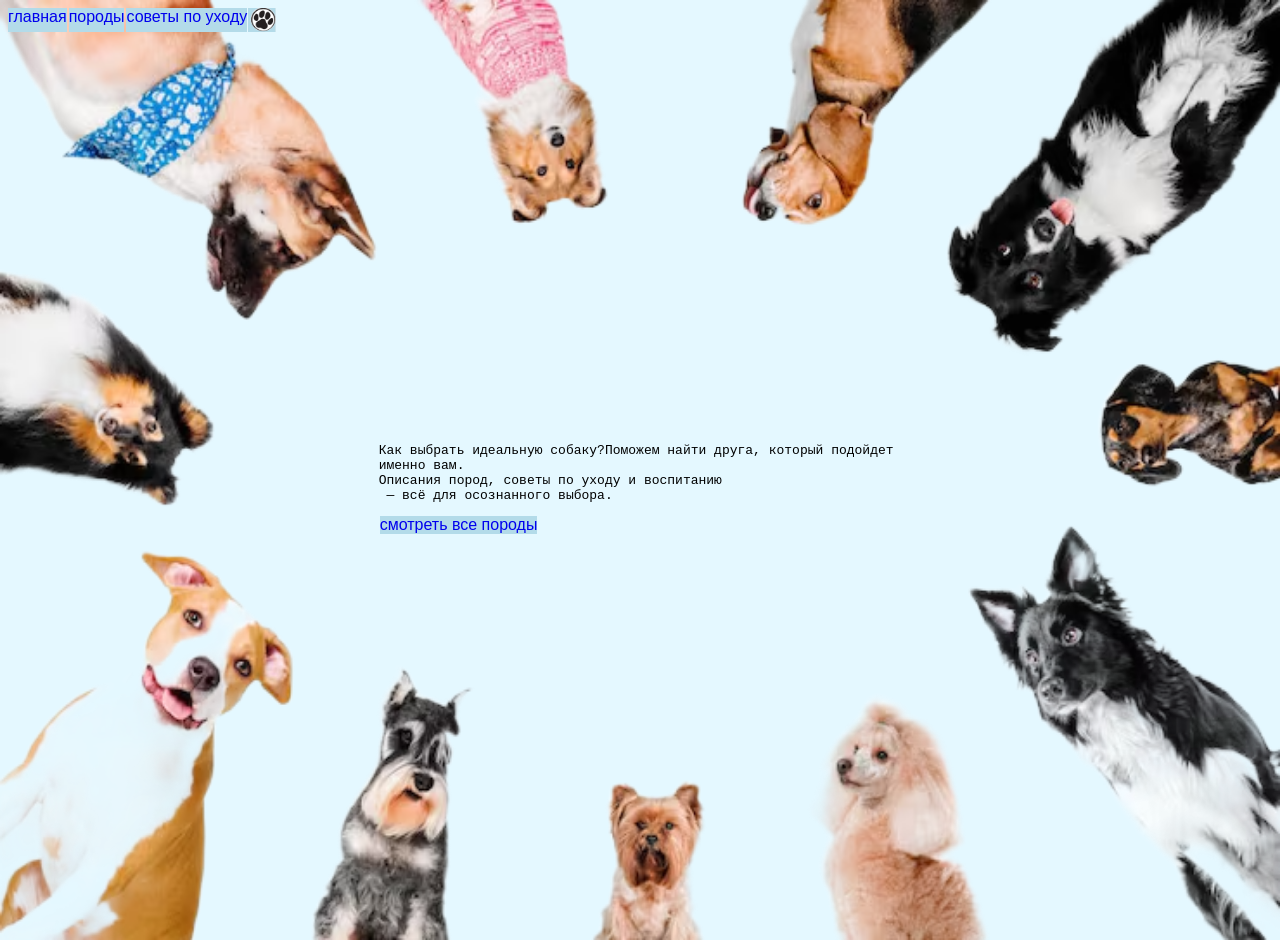
<file: index.html>
<t=!DOCTYPE html>
<html>
<head>
	<link rel="stylesheet" type="text/css" href="style1.css">
	<meta charset="utf-8">
	<meta name="viewport" content="width=device-width, initial-scale=1">
	<title>dogoinfo</title>
</head>
<header>
	<div class="LINKE">
	<a href="index.html">главная<a/>
	<a href="about.html">породы<a/>
	<a href="contact.html">советы по уходу<a/>
	<div/>
	<div class="photoss">
	<img src="фон2.png">
	<div/>
</header>
<div class="всё">
<main>
	 <pre>
Как выбрать идеальную собаку?Поможем найти друга, который подойдет 
именно вам.
Описания пород, советы по уходу и воспитанию
 — всё для осознанного выбора.</pre>
 <div class="LINKE">
	<a href="about.html">смотреть все породы<a/>
 	<div/>
</main>
<footer>
	<footer/>
<body class="fon">
</body>
<div/>
</html>
</file>
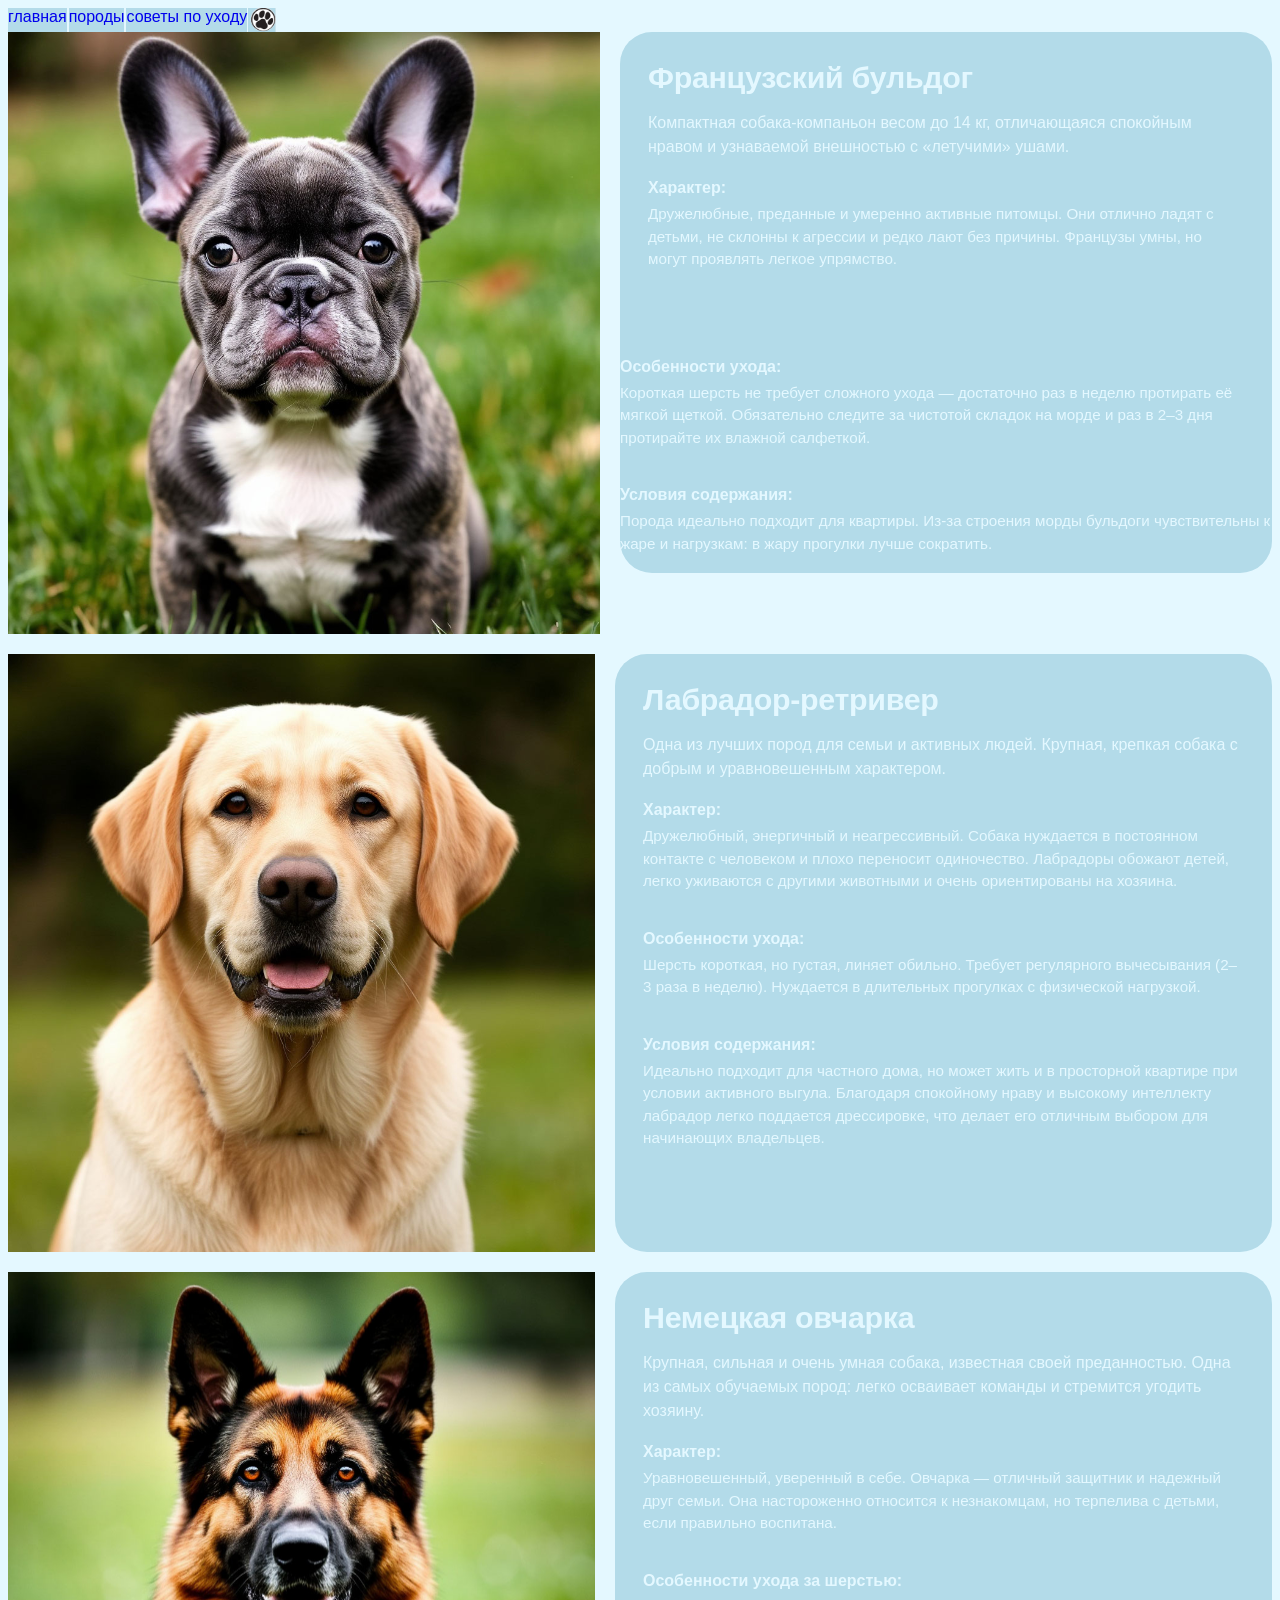
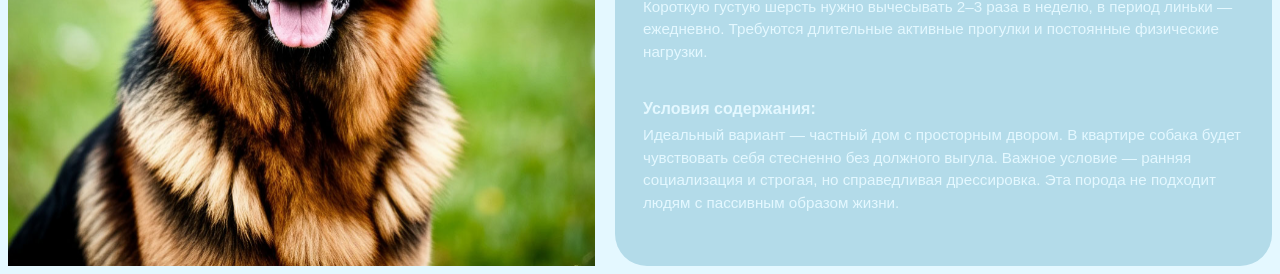
<file: about.html>
<t=!DOCTYPE html>
<html>
<head>
	<link rel="stylesheet" type="text/css" href="style1.css">
	<meta charset="utf-8">
	<meta name="viewport" content="width=device-width, initial-scale=1">
	<title>dogoinfo</title>
</head>
<header>
	<div class="LINKE">
	<a href="index.html">главная<a/>
	<a href="about.html">породы<a/>
	<a href="contact.html">советы по уходу<a/>
	<div/>
	<div class="photoss">
	<img src="фон2.png">
	<div/>
</header>
<main>
    <div class="contycard">
<img src="franz.png">
 <div class="cards-container">
        <div class="breeds-grid">
            <div class="breed-card">
                <div class="card-content">
                    <div class="breed-name">Французский бульдог</div>
                    <div class="breed-description">
                        Компактная собака-компаньон весом до 14 кг, отличающаяся спокойным нравом и узнаваемой внешностью с «летучими» ушами.
                    </div>
                    
                    <div class="info-section">
                        <span class="info-label"> Характер:</span>
                        <div class="info-text">Дружелюбные, преданные и умеренно активные питомцы. Они отлично ладят с детьми, не склонны к агрессии и редко лают без причины. Французы умны, но могут проявлять легкое упрямство.</div>
                    </div>
                    </div>
                    <hr>
                    
                    <div class="info-section">
                        <span class="info-label"> Особенности ухода:</span>
                        <div class="info-text">Короткая шерсть не требует сложного ухода — достаточно раз в неделю протирать её мягкой щеткой. Обязательно следите за чистотой складок на морде и раз в 2–3 дня протирайте их влажной салфеткой.</div>
                    </div>
                    
                    <hr>
                    
                    <div class="info-section">
                        <span class="info-label"> Условия содержания:</span>
                        <div class="info-text">Порода идеально подходит для квартиры. Из-за строения морды бульдоги чувствительны к жаре и нагрузкам: в жару прогулки лучше сократить.</div>
                    </div>
                </div>
            </div>
</div>
<div class="contycard">
<img src="labrador.png">
  <div class="breed-card">
                <div class="card-content">
                    <div class="breed-name">Лабрадор-ретривер</div>
                    <div class="breed-description">
                        Одна из лучших пород для семьи и активных людей. Крупная, крепкая собака с добрым и уравновешенным характером.
                    </div>
                    
                    <div class="info-section">
                        <span class="info-label">Характер:</span>
                        <div class="info-text">Дружелюбный, энергичный и неагрессивный. Собака нуждается в постоянном контакте с человеком и плохо переносит одиночество. Лабрадоры обожают детей, легко уживаются с другими животными и очень ориентированы на хозяина.</div>
                    </div>
                    
                    <hr>	
                    
                    <div class="info-section">
                        <span class="info-label">Особенности ухода:</span>
                        <div class="info-text">Шерсть короткая, но густая, линяет обильно. Требует регулярного вычесывания (2–3 раза в неделю). Нуждается в длительных прогулках с физической нагрузкой.</div>
                    </div>
                    
                    <hr>
                    
                    <div class="info-section">
                        <span class="info-label">Условия содержания:</span>
                        <div class="info-text">Идеально подходит для частного дома, но может жить и в просторной квартире при условии активного выгула. Благодаря спокойному нраву и высокому интеллекту лабрадор легко поддается дрессировке, что делает его отличным выбором для начинающих владельцев.</div>
                    </div>
                </div>
            </div>
<div class="contycard">
 <img src="ovcfrka.png">
 <div class="breed-card">
                <div class="card-content">
                    <div class="breed-name">Немецкая овчарка</div>
                    <div class="breed-description">
                        Крупная, сильная и очень умная собака, известная своей преданностью. Одна из самых обучаемых пород: легко осваивает команды и стремится угодить хозяину.
                    </div>
                    
                    <div class="info-section">
                        <span class="info-label">Характер:</span>
                        <div class="info-text">Уравновешенный, уверенный в себе. Овчарка — отличный защитник и надежный друг семьи. Она настороженно относится к незнакомцам, но терпелива с детьми, если правильно воспитана.</div>
                    </div>
                    
                    <hr>
                    
                    <div class="info-section">
                        <span class="info-label">Особенности ухода за шерстью:</span>
                        <div class="info-text">Короткую густую шерсть нужно вычесывать 2–3 раза в неделю, в период линьки — ежедневно. Требуются длительные активные прогулки и постоянные физические нагрузки.</div>
                    </div>
                    
                    <hr>
                    
                    <div class="info-section">
                        <span class="info-label">Условия содержания:</span>
                        <div class="info-text">Идеальный вариант — частный дом с просторным двором. В квартире собака будет чувствовать себя стесненно без должного выгула. Важное условие — ранняя социализация и строгая, но справедливая дрессировка. Эта порода не подходит людям с пассивным образом жизни.</div>
                    </div>
                </div>
            </div>
        </div>
    </div>
</main>
<footer>
	<footer/>

<body class="fon1">

</body>
</html>
</file>
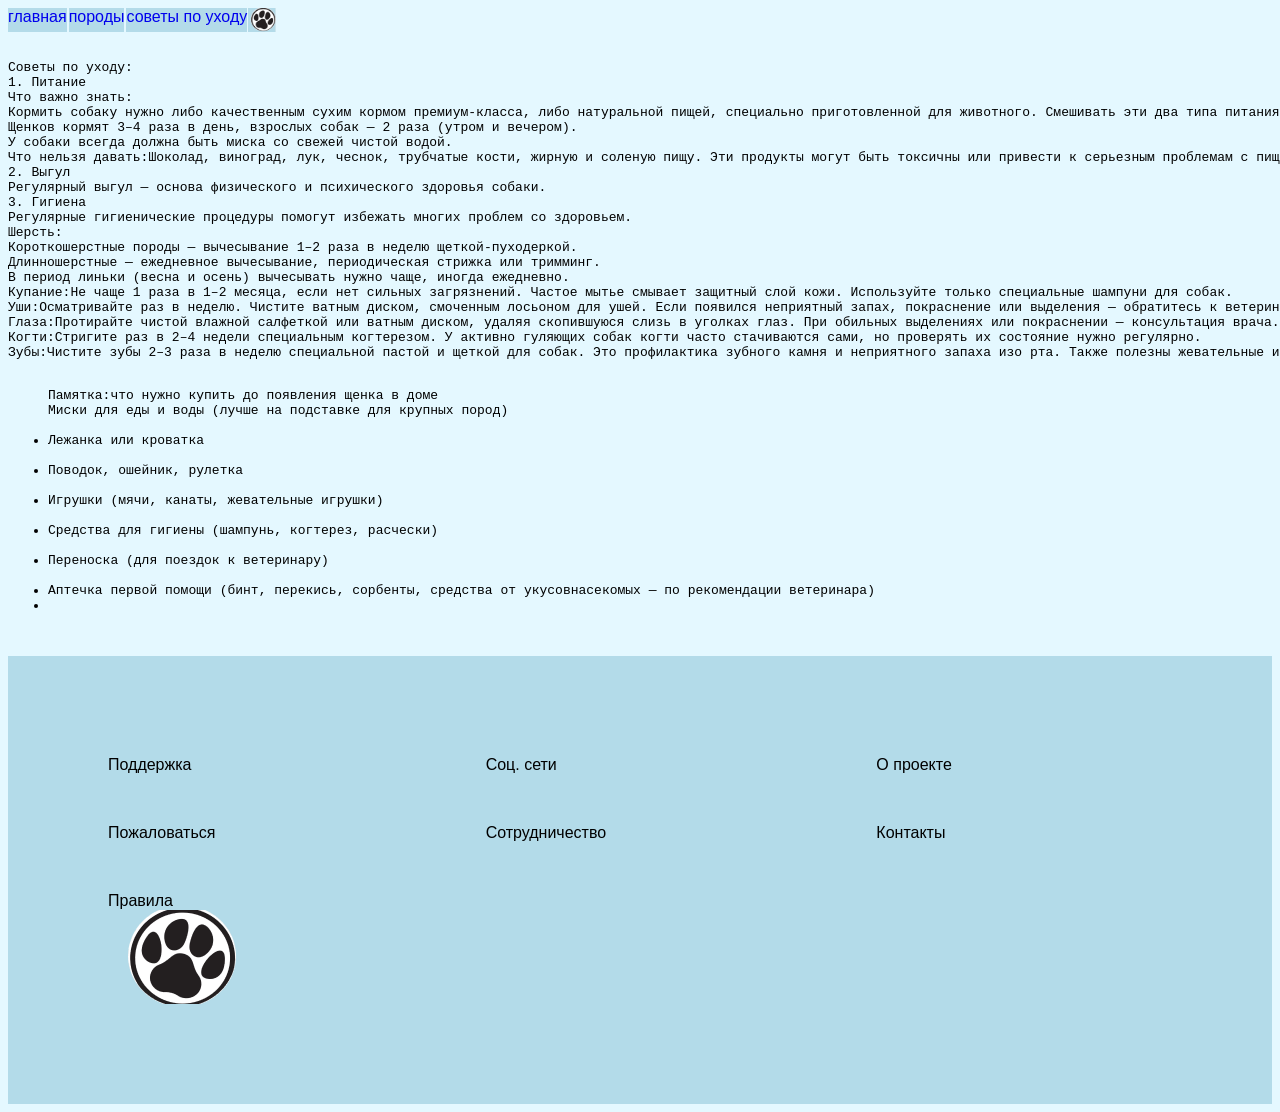
<file: contact.html>
<t=!DOCTYPE html>
<html>
<head>
	<link rel="stylesheet" type="text/css" href="style1.css">
	<meta charset="utf-8">
	<meta name="viewport" content="width=device-width, initial-scale=1">
	<title>dogoinfo</title>
</head>
<header>
	<div class="LINKE">
	<a href="index.html">главная<a/>
	<a href="about.html">породы<a/>
	<a href="contact.html">советы по уходу<a/>
	<div/>
	<div class="photoss">
	<img src="фон2.png">
	<div/>
</header>
<main>
	<pre> 
Советы по уходу:
1. Питание
Что важно знать:
Кормить собаку нужно либо качественным сухим кормом премиум-класса, либо натуральной пищей, специально приготовленной для животного. Смешивать эти два типа питания не рекомендуется.
Щенков кормят 3–4 раза в день, взрослых собак — 2 раза (утром и вечером).
У собаки всегда должна быть миска со свежей чистой водой.
Что нельзя давать:Шоколад, виноград, лук, чеснок, трубчатые кости, жирную и соленую пищу. Эти продукты могут быть токсичны или привести к серьезным проблемам с пищеварением.
2. Выгул
Регулярный выгул — основа физического и психического здоровья собаки.
3. Гигиена
Регулярные гигиенические процедуры помогут избежать многих проблем со здоровьем.
Шерсть:
Короткошерстные породы — вычесывание 1–2 раза в неделю щеткой-пуходеркой.
Длинношерстные — ежедневное вычесывание, периодическая стрижка или тримминг.
В период линьки (весна и осень) вычесывать нужно чаще, иногда ежедневно.
Купание:Не чаще 1 раза в 1–2 месяца, если нет сильных загрязнений. Частое мытье смывает защитный слой кожи. Используйте только специальные шампуни для собак.
Уши:Осматривайте раз в неделю. Чистите ватным диском, смоченным лосьоном для ушей. Если появился неприятный запах, покраснение или выделения — обратитесь к ветеринару.
Глаза:Протирайте чистой влажной салфеткой или ватным диском, удаляя скопившуюся слизь в уголках глаз. При обильных выделениях или покраснении — консультация врача.
Когти:Стригите раз в 2–4 недели специальным когтерезом. У активно гуляющих собак когти часто стачиваются сами, но проверять их состояние нужно регулярно.
Зубы:Чистите зубы 2–3 раза в неделю специальной пастой и щеткой для собак. Это профилактика зубного камня и неприятного запаха изо рта. Также полезны жевательные игрушки и лакомства для очистки зубов.
<pre/>
<ul class="info">
Памятка:что нужно купить до появления щенка в доме
Миски для еды и воды (лучше на подставке для крупных пород)
	<li>Лежанка или кроватка	
	<li>Поводок, ошейник, рулетка
	<li>Игрушки (мячи, канаты, жевательные игрушки)
	<li>Средства для гигиены (шампунь, когтерез, расчески)
	<li>Переноска (для поездок к ветеринару)
	<li>Аптечка первой помощи (бинт, перекись, сорбенты, средства от укусовнасекомых — по рекомендации ветеринара)<li/>
	<ul/>
</main>
<footer>
	<div class="po">
	<ul class="conew">
<li>Поддержка</li>
  <li>Соц. сети</li>
  <li>О проекте</li>
  <li>Пожаловаться</li>
  <li>Сотрудничество</li>
  <li>Контакты</li>
  <li>Правила</li>
</ul>
<img src="фон3.png">
</div>
<footer/>
<body class="fon1">

</body>
</html>
</file>
<file: style1.css>
.LINKE {
    color: skyblue; 
    text-decoration: none;
}
.LINKE  a:visited {
    color:black;
    text-decoration: none;
}
.LINKE a:hover {
    color: rgba(135, 194, 243, 0.966); 
    text-decoration: none; 
}
.fon {
    background-color: #E4F8FF;
 background-image:url(фон.png);
  background-size: cover; 
  background-size: contain;  
  background-size: 100% 100%
}
.fon1 {
     background-color: #E4F8FF;
}
 a {
    background-color:#B3DBE9;
    font-family: helvetica;
    text-decoration: none;
}  
.LINKE {
    display:flex;
    gap: 1px;
}
.photoss {
  display:flex;
   width:24px; height: 24px;   
}
.всё {
 margin: 0;
    height: 100vh;
    display: flex;
    justify-content: center;  
    align-items: center;
}
    

        /* контейнер для карточек */
.cards-container {
 max-width: 1400px;
 margin: 0 auto;
 }


        /* стиль карточки */
        .breed-card {
            background: #B3DBE9;
            border-radius: 32px;
            overflow: hidden;
            transition: all 0.3s ease;
        }

        .card-content {
            padding: 28px 28px 34px;
        }

        .breed-name {
            font-size: 1.9rem;
            font-weight: 800;
            color: #E4F8FF;
            margin-bottom: 16px;
            letter-spacing: -0.3px;
        }

        .breed-description {
            font-size: 1rem;
            color: #E4F8FF;
            line-height: 1.5;
            margin-bottom: 20px;
            font-weight: 500;
        }

        .info-section {
            margin: 18px 0;
        }

        .info-label {
            color: #E4F8FF;
            font-weight: 700;
            font-size: 1rem;
            display: block;
            margin-bottom: 6px;
        }

        .info-text {
            color: #E4F8FF;
            line-height: 1.48;
            font-size: 0.95rem;
        }

        hr {
            margin: 16px 0;
            border: none;
            height: 1px;
            background: #B3DBE9;
        }

.contycard {
  display: flex;
  flex-wrap: wrap; 
  gap: 20px;       
}
.cards-container {
  flex: 1;         
  min-width: 200px; 
}
.breed-card {
  flex: 1;         
  min-width: 200px; 
}
.conew {
    background-color:#B3DBE9;
    font-family: helvetica;
    text-decoration: none;
}  
.conew {
 display: grid;
  grid-template-columns: repeat(3, auto);
  gap: 50px;
  list-style: none;
  padding: 0;
  margin: 0;
}

.po {
    list-style: none;
    padding: 100px;
    margin: 0;
    width: 100%;
    background-color: #B3DBE9;
    box-sizing: border-box; 
  }
</file>
